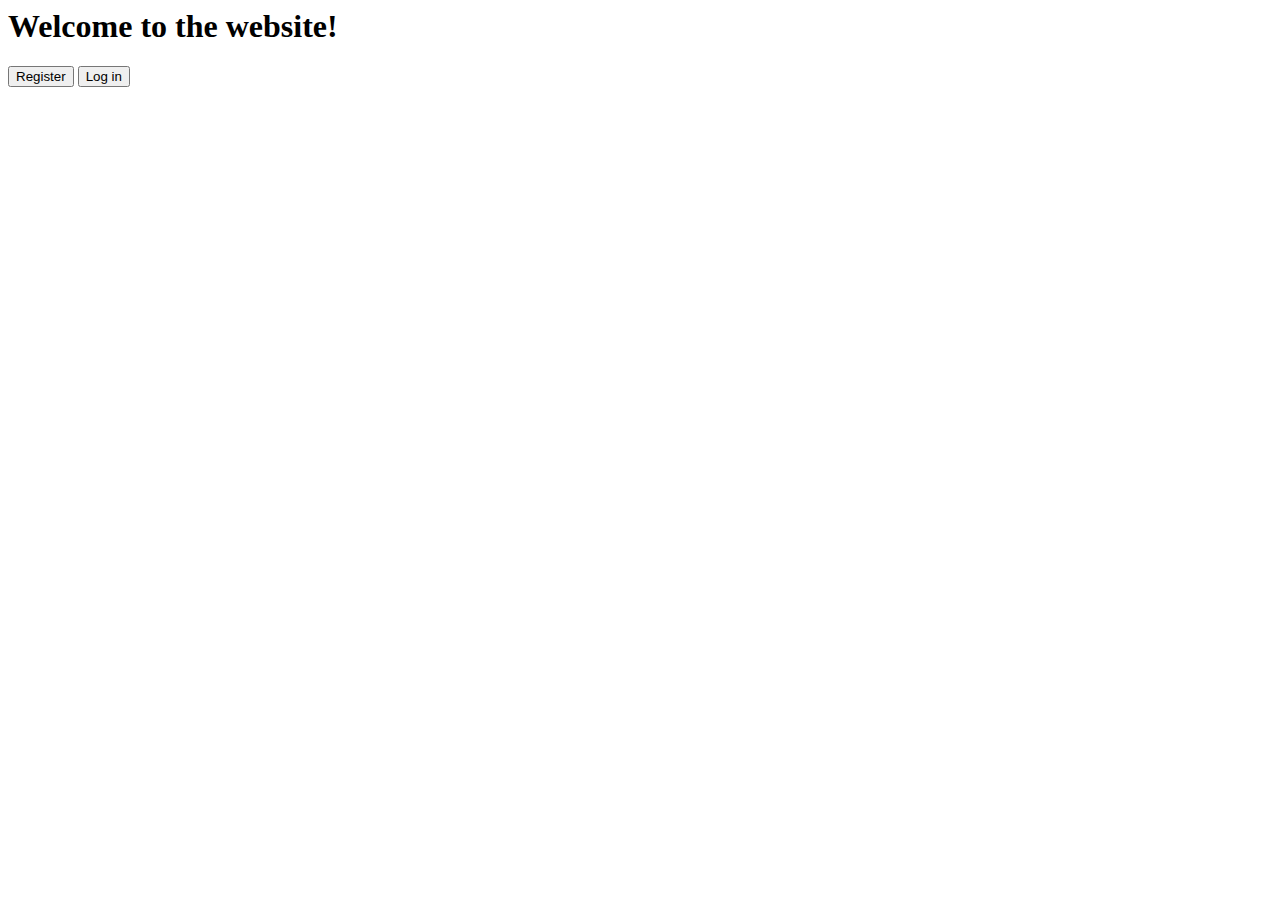
<file: views/index.html>
<html>
    <head>
        <meta charset="UTF-8">
        <meta name="viewport" content="width-device-width, initial-scale=1.0">
        <title>Home Page</title>
    </head>
    <body>
        <h1>Welcome to the website!</h1>
        <button>Register</button>
        <button>Log in</button>
    </body>
</html>
</file>
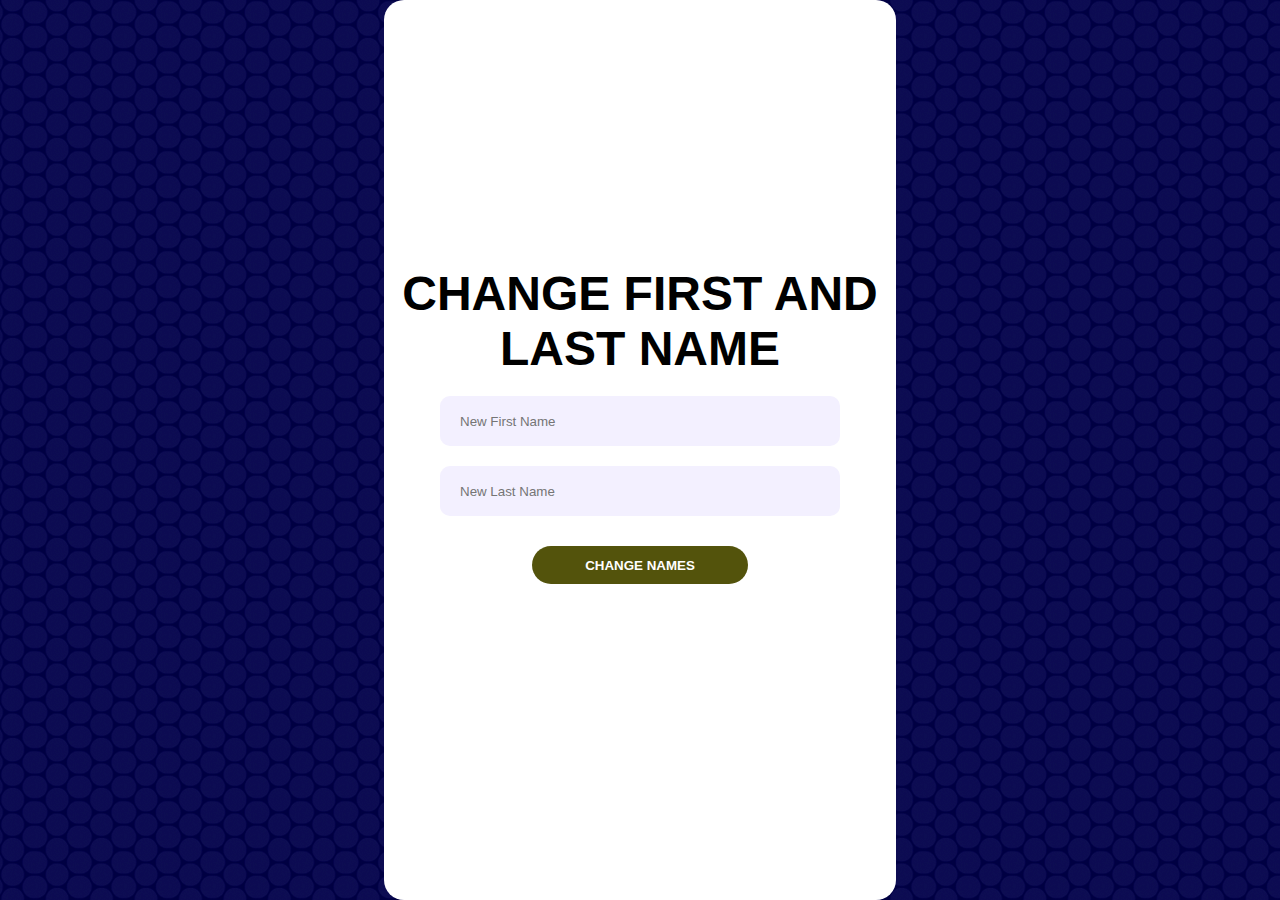
<file: views/changename.html>
<!DOCTYPE html>
<html lang="en">
<head>
    <meta charset="UTF-8">
    <meta name="viewport" content="width=device-width, initial-scale=1.0">
    <link rel="stylesheet" 
        href="style.css" />
    <title>Document</title>
</head>
<body>
    <div class="wrapper">
        <h1>Change First and Last Name</h1>
        <form>
            <div>
                <input type="text" id="fname" name="firstname" placeholder="New First Name">
            </div>
            <div>
                <input type="text" id="lname" name="lastname" placeholder="New Last Name">
            </div>
            <div>
                <button type="submit">Change Names</button>
            </div>
        </form>
    </div>
    <script type="text/javascript" src="changename.js"></script>
</body>
</html>
</file>
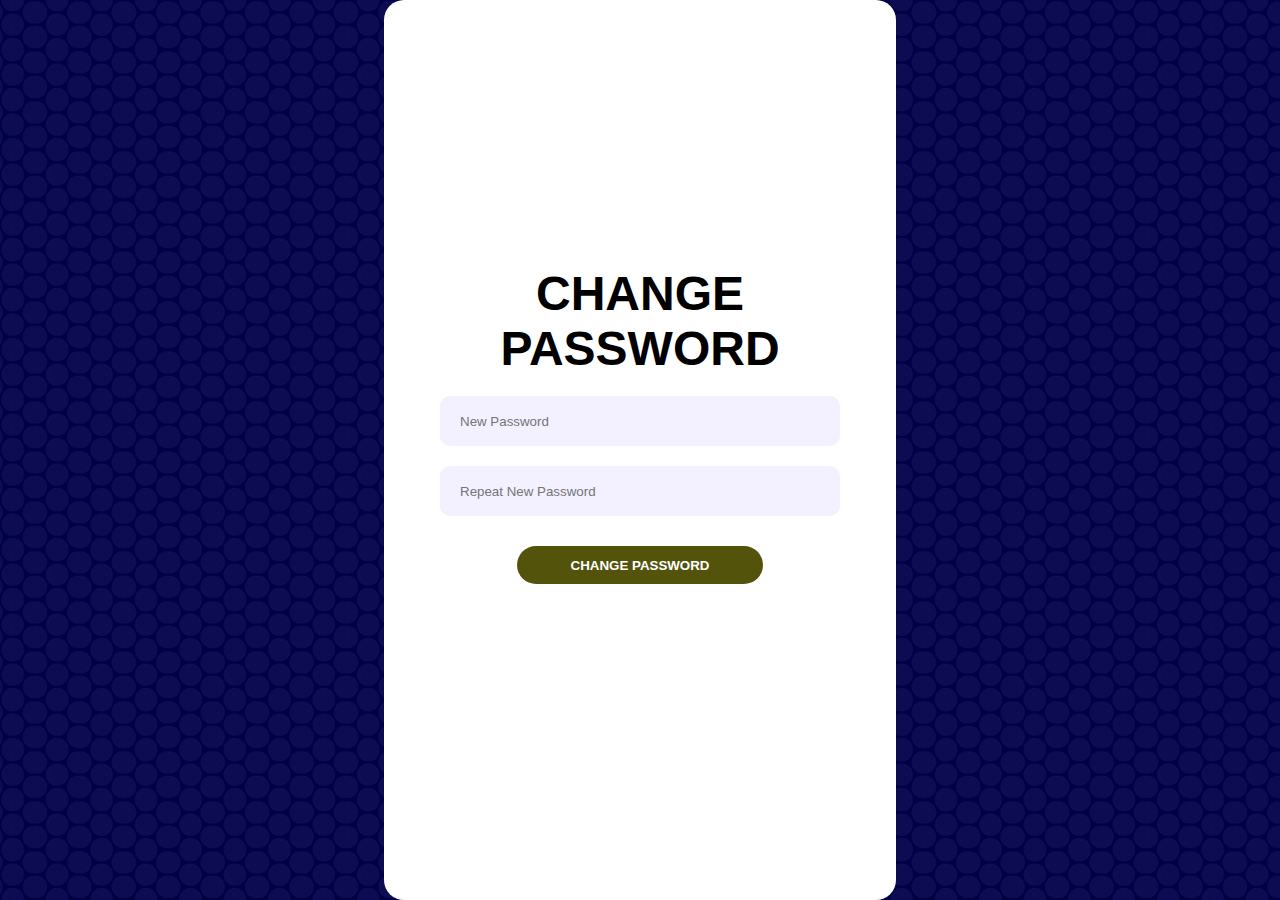
<file: views/changepassword.html>
<!DOCTYPE html>
<html lang="en">
<head>
    <meta charset="UTF-8">
    <meta name="viewport" content="width=device-width, initial-scale=1.0">
    <link rel="stylesheet" 
        href="style.css" />
    <title>Change Password</title>
</head>
<body>
    <div class="wrapper">
        <h1>Change Password</h1>
        <form>
            <div>
                <input type="password" id="password" name="password" placeholder="New Password">
            </div>
            <div>
                <input type="password" id="repeat-password" name="repeatPassword" placeholder="Repeat New Password">
            </div>
            <div>
                <button type="submit">Change Password</button>
            </div>
        </form>
    </div>
    <script type="text/javascript" src="changepassword.js"></script>
</body>
</html>
</file>
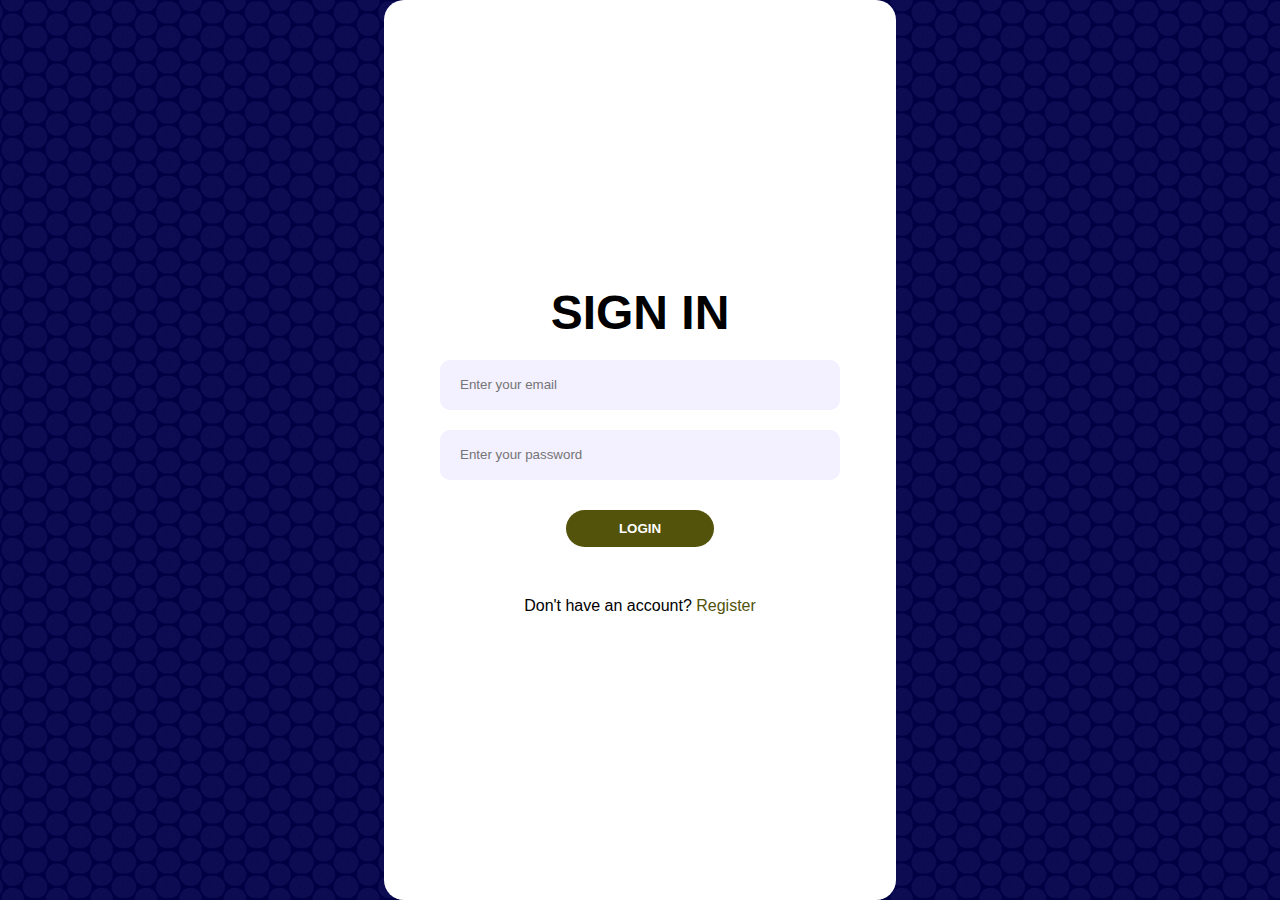
<file: views/login.html>
<html>
    <head>
        <meta charset="UTF-8">
        <meta name="viewport" content="initial-scale=1.0">
        <link rel="stylesheet" 
        href="style.css" />
        <title>Log in</title>
    </head>
    <body>
        <div class="wrapper">
            <h1>Sign in</h1>
            <form>
                <div>
                    <input type="email" id="email" name="email" placeholder="Enter your email">
                </div>
                <div>
                    <input type="password" id="password" name="password" placeholder="Enter your password">
                </div>
                <div>
                    <button type="submit" id="register">Login</button>
                </div>
                </form>
                <p>Don't have an account? <a href="register">Register</a></p>
        </div>
        </div>
        
        <script type="text/javascript" src="login.js"></script>
    </body>
</html>
</file>
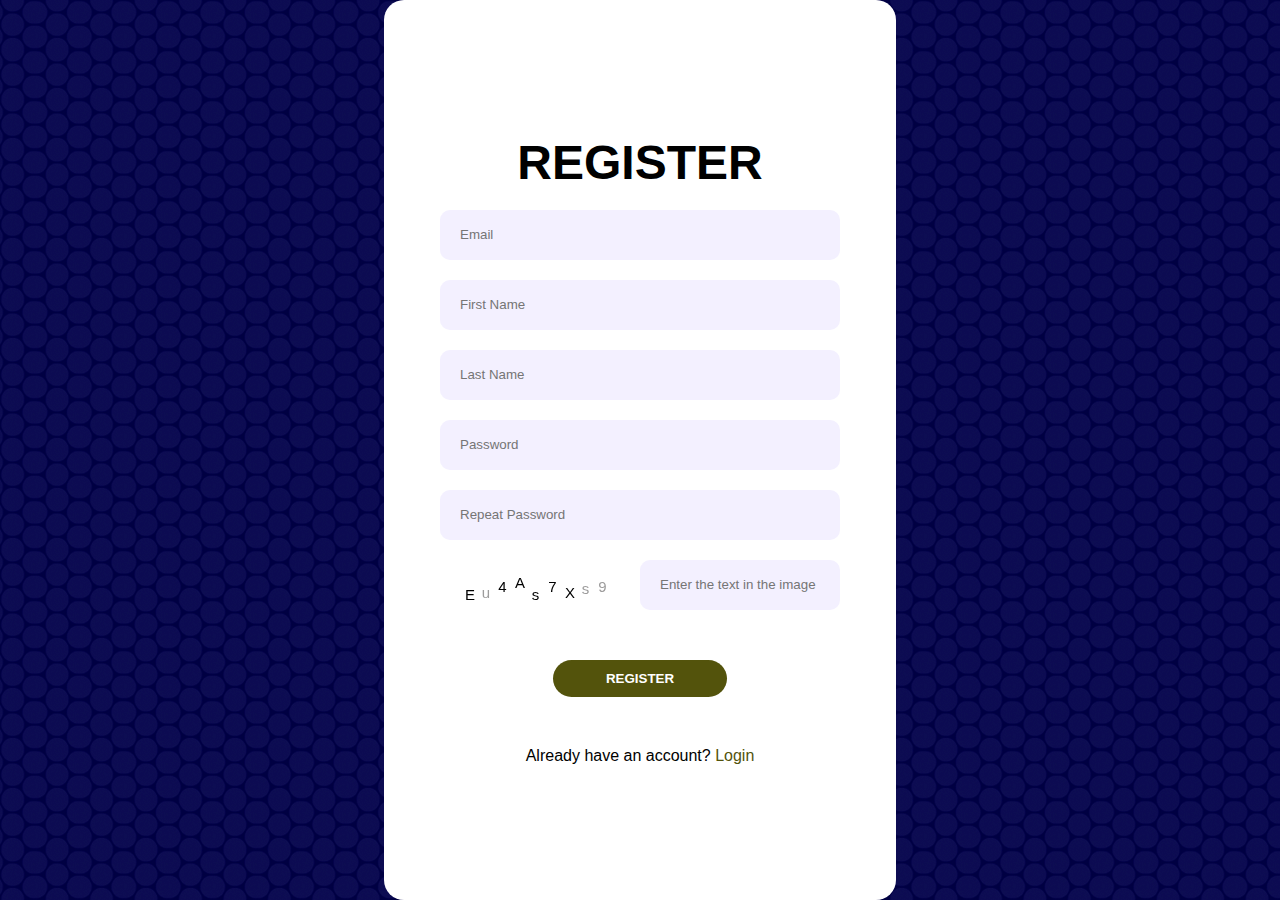
<file: views/register.html>
<html>
    <head>
        <meta charset="UTF-8">
        <meta name="viewport" content="initial-scale=1.0">
        <link rel="stylesheet" 
        href="style.css" />
        <title>Register</title>
    </head>
    <body>
        <div class="wrapper">
            <h1>Register</h1>
            <form>
                <div>
                    <input type="email" id="email" name="email" placeholder="Email">
                </div>
                <div>
                    <input type="text" id="fname" name="firstname" placeholder="First Name">
                </div>
                <div>
                    <input type="text" id="lname" name="lastname" placeholder="Last Name">
                </div>
                <div>
                    <input type="password" id="password" name="password" placeholder="Password">
                </div>
                    <div class="strength-container" id="strength-container"><div id="strength"></div></div>
                <div>
                    <input type="password" id="repeat-password" name="repeatpassword" placeholder="Repeat Password">
                </div>
                <div>
                    <canvas id="canvas" width="200" height="70"></canvas>
                    <input type="text" name="input" placeholder="Enter the text in the image" />
                </div>
                <div>
                    <button type="submit" id="register">Register</button>
                </div>
                </form>
                <p>Already have an account? <a href="login">Login</a></p>
        </div>
        <script type="text/javascript" src="register.js"></script>
        <script type="text/javascript" src="captcha.js"></script>


    </body>
</html>
</file>
<file: views/style.css>
:root{
  --accent-color: #53530C;
  --base-color: white;
  --input-color: #F3F0FF;
}
*{
  margin: 0;
  padding: 0;
}
html{
  font-family: Poppins, Segoe UI, sans-serif;
  font-size: 12pt;
  color: black;
  text-align: center;
}
body{
  display: flex;
  align-items: center;
  justify-content: center;
  min-height: 100vh;  background-image: url("circle-blues.webp");
  background-position: right;
}
.wrapper{
  box-sizing: border-box;
  background-color: var(--base-color);
  height: 100vh;
  width: max(40%, 400px);
  padding: 10px;
  border-radius: 20px;
  display: flex;
  flex-direction: column;
  align-items: center;
  justify-content: center;
}
h1{
  font-size: 3rem;
  font-weight: 900;
  text-transform: uppercase;
}
form{
  width: min(400px, 100%);
  margin-top: 20px;
  margin-bottom: 50px;
  display: flex;
  flex-direction: column;
  align-items: center;
  gap: 20px;
}
div{
  width: 100%;
  display: flex;
  justify-content: center;
}
form label{
  flex-shrink: 0;
  height: 50px;
  width: 50px;
  background-color: var(--accent-color);
  border-radius: 10px;
  display: flex;
  justify-content: center;
  align-items: center;
  font-size: 1.5rem;
  font-weight: 500;
}
form input{
  box-sizing: border-box;
  flex-grow: 1;
  min-width: 0;
  height: 50px;
  padding: 5%;
  border-radius: 10px;
  border: 2px solid var(--input-color);
  border-left: none;
  background-color: var(--input-color);
  transition: 150ms ease;
}

.strength-container {
    background-color: #2E424D;
    width: 100%;
    height: 15px;
    border-radius: 5px;
    display: none;
}

#strength {
    background-color: #D73F40;
    width: 1%;
    height: 100%;
    border-radius: 5px;
    transition: 0.5s;
}
form input:hover{
  border-color: var(--accent-color);
}
button{
  margin-top: 10px;
  border: none;
  border-radius: 1000px;
  padding: .85em 4em;
  background-color: var(--accent-color);
  color: var(--base-color);
  font-weight: 600;
  text-transform: uppercase;
  cursor: pointer;
  transition: 150ms;
}
button:hover{
  background-color: black;
}
a{
  text-decoration: none;
  color: var(--accent-color);
}
a:hover{
  text-decoration: underline;
}
</file>
